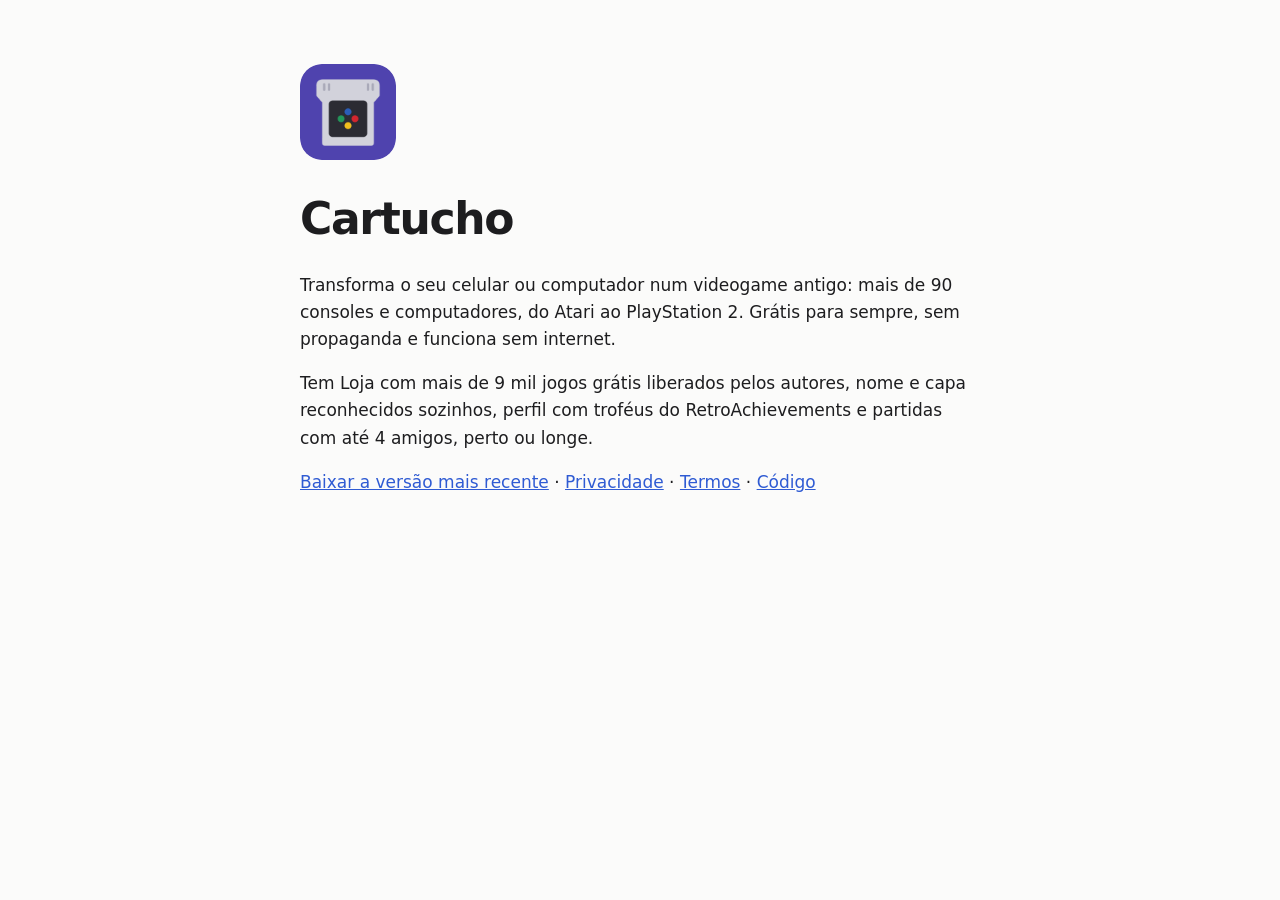
<file: docs/index.html>
<!doctype html><html lang="pt-BR"><head><meta charset="utf-8"><meta name="viewport" content="width=device-width,initial-scale=1"><title>Cartucho</title>
<style>body{font:17px/1.6 -apple-system,system-ui,sans-serif;max-width:680px;margin:64px auto;padding:0 20px;color:#1d1d1f;background:#fbfbfa}h1{font-size:44px;letter-spacing:-.03em;margin:16px 0 8px}img{width:96px;border-radius:22px}a{color:#2f5bd3}</style></head><body>
<img src="cartucho.png" alt="Cartucho">
<h1>Cartucho</h1>
<p>Transforma o seu celular ou computador num videogame antigo: mais de 90 consoles e computadores, do Atari ao PlayStation 2. Grátis para sempre, sem propaganda e funciona sem internet.</p><p>Tem Loja com mais de 9 mil jogos grátis liberados pelos autores, nome e capa reconhecidos sozinhos, perfil com troféus do RetroAchievements e partidas com até 4 amigos, perto ou longe.</p>
<p><a href="https://cartucho-emulador.netlify.app">Baixar a versão mais recente</a> · <a href="privacidade.html">Privacidade</a> · <a href="termos.html">Termos</a> · <a href="https://github.com/andrefeeelipe/Cartucho">Código</a></p>
</body></html>
</file>
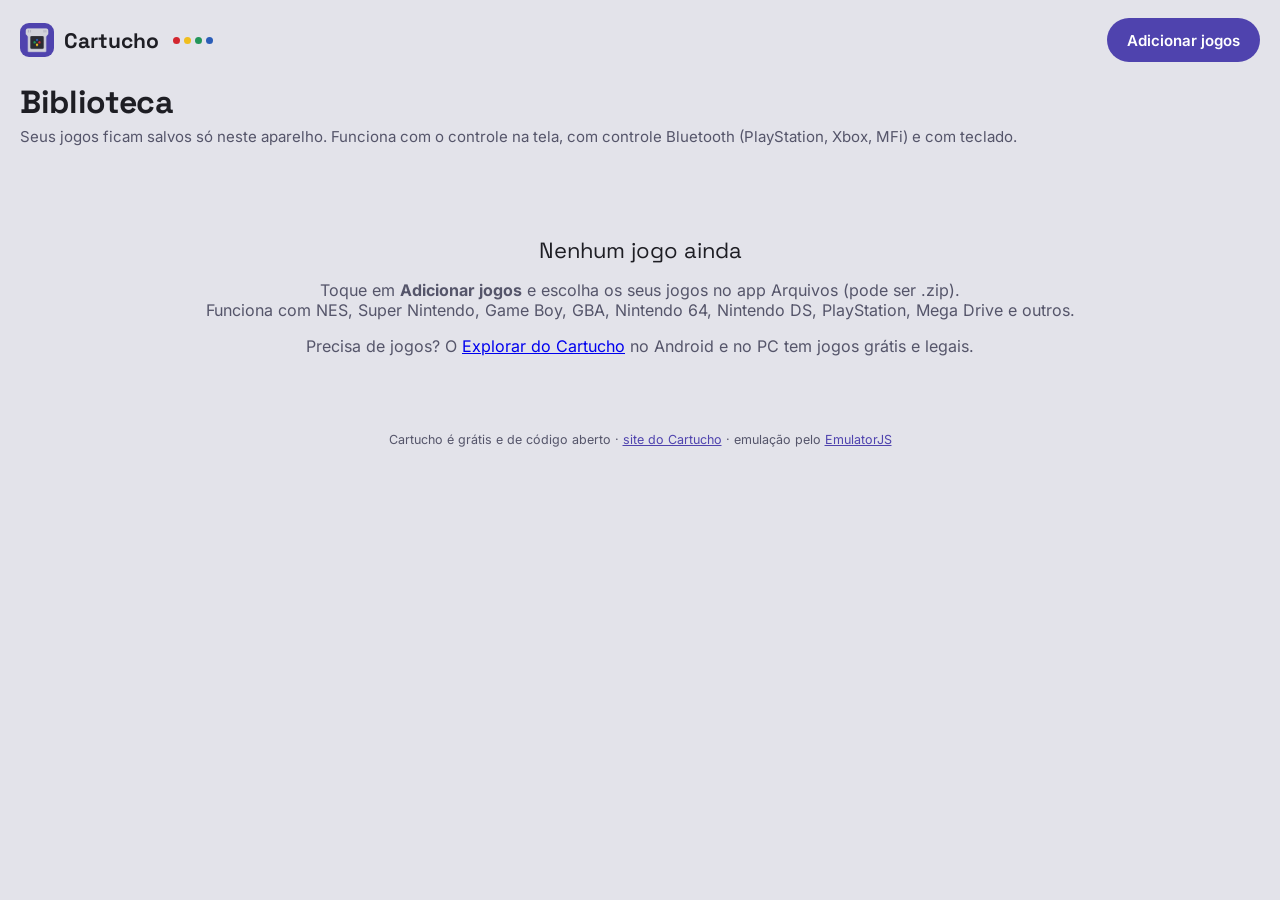
<file: site/jogar/index.html>
<!doctype html>
<html lang="pt-BR">
<head>
<meta charset="utf-8">
<meta name="viewport" content="width=device-width, initial-scale=1, viewport-fit=cover">
<title>Cartucho · Jogar</title>
<meta name="description" content="Jogue seus jogos retrô direto no navegador do iPhone, iPad ou Android. Grátis, sem instalar nada.">
<meta name="theme-color" content="#E3E3EA">
<meta name="apple-mobile-web-app-capable" content="yes">
<meta name="mobile-web-app-capable" content="yes">
<meta name="apple-mobile-web-app-title" content="Cartucho">
<meta name="apple-mobile-web-app-status-bar-style" content="default">
<link rel="manifest" href="manifest.webmanifest">
<link rel="icon" type="image/png" href="icon-192.png">
<link rel="apple-touch-icon" href="icon-180.png">
<link rel="stylesheet" href="jogar.css">
</head>
<body>
<header class="top">
  <a class="brand" href="./"><img src="icon-180.png" alt=""><b>Cartucho</b><span class="dots"><i style="background:#D3262F"></i><i style="background:#F0BE1E"></i><i style="background:#23965A"></i><i style="background:#2A5DB8"></i></span></a>
  <span class="spacer"></span>
  <button class="btn btn-primary" id="add">Adicionar jogos</button>
  <input type="file" id="file" multiple hidden>
</header>

<h1>Biblioteca</h1>
<p class="sub">Seus jogos ficam salvos só neste aparelho. Funciona com o controle na tela, com controle Bluetooth (PlayStation, Xbox, MFi) e com teclado.</p>

<div class="notice hidden" id="install">
  <button class="btn btn-ghost close" id="install-close" aria-label="Fechar">✕</button>
  <b>Deixe o Cartucho na tela de início, como um app:</b>
  <ol>
    <li>No Safari, toque em <b>Compartilhar</b> (o quadrado com a seta).</li>
    <li>Escolha <b>Adicionar à Tela de Início</b>.</li>
    <li>Abra o Cartucho pelo ícone novo. Pronto: sem instalar nada, sem computador.</li>
  </ol>
</div>

<div class="toolbar" id="toolbar" hidden>
  <input class="search" id="search" type="search" placeholder="Buscar jogo" autocomplete="off">
</div>

<div class="grid" id="grid"></div>
<div class="empty" id="empty" hidden>
  <div class="big">Nenhum jogo ainda</div>
  <p>Toque em <b>Adicionar jogos</b> e escolha os seus jogos no app Arquivos (pode ser .zip).<br>
  Funciona com NES, Super Nintendo, Game Boy, GBA, Nintendo 64, Nintendo DS, PlayStation, Mega Drive e outros.</p>
  <p>Precisa de jogos? O <a href="../#recursos">Explorar do Cartucho</a> no Android e no PC tem jogos grátis e legais.</p>
</div>

<footer>
  Cartucho é grátis e de código aberto · <a href="../">site do Cartucho</a> · emulação pelo <a href="https://emulatorjs.org" rel="noopener">EmulatorJS</a>
</footer>

<div class="sheet-bg" id="sheet-bg">
  <div class="sheet" id="sheet"></div>
</div>
<div class="toast" id="toast"></div>
<div class="busy" id="busy">Guardando os jogos…</div>

<script src="app.js"></script>
<script>
(function () {
  'use strict';
  var C = window.Cartucho;
  var grid = document.getElementById('grid');
  var empty = document.getElementById('empty');
  var toolbar = document.getElementById('toolbar');
  var search = document.getElementById('search');
  var fileInput = document.getElementById('file');
  var sheetBg = document.getElementById('sheet-bg');
  var sheet = document.getElementById('sheet');
  var games = [];

  function toast(msg) {
    var t = document.getElementById('toast');
    t.textContent = msg;
    t.classList.add('show');
    clearTimeout(toast.timer);
    toast.timer = setTimeout(function () { t.classList.remove('show'); }, 3200);
  }
  function busy(on) { document.getElementById('busy').classList.toggle('show', on); }

  // Pede ao navegador para não apagar os jogos guardados.
  if (navigator.storage && navigator.storage.persist) navigator.storage.persist().catch(function () {});

  // Aviso de "Adicionar à Tela de Início" (só no iPhone/iPad, fora do modo app).
  var standalone = window.navigator.standalone || window.matchMedia('(display-mode: standalone)').matches;
  var ios = /iPhone|iPad|iPod/.test(navigator.userAgent) || (navigator.userAgent.indexOf('Macintosh') >= 0 && navigator.maxTouchPoints > 1);
  var dismissed = false;
  try { dismissed = localStorage.getItem('cartucho-install-ok') === '1'; } catch (e) {}
  if (ios && !standalone && !dismissed) document.getElementById('install').classList.remove('hidden');
  document.getElementById('install-close').onclick = function () {
    document.getElementById('install').classList.add('hidden');
    try { localStorage.setItem('cartucho-install-ok', '1'); } catch (e) {}
  };

  function closeSheet() { sheetBg.classList.remove('open'); sheet.innerHTML = ''; }
  sheetBg.addEventListener('click', function (e) { if (e.target === sheetBg) closeSheet(); });

  function el(tag, attrs, text) {
    var n = document.createElement(tag);
    if (attrs) for (var k in attrs) n.setAttribute(k, attrs[k]);
    if (text != null) n.textContent = text;
    return n;
  }

  // Escolher o console (arquivos .zip/.7z ou extensão desconhecida).
  function askSystem(name, current) {
    return new Promise(function (resolve) {
      sheet.innerHTML = '';
      sheet.appendChild(el('h2', null, 'Qual é o console?'));
      sheet.appendChild(el('p', null, C.titleOf(name) + ' — o Cartucho não descobriu pelo nome do arquivo.'));
      var list = el('div', { class: 'sys-list' });
      C.SYSTEMS.forEach(function (s) {
        var b = el('button', { type: 'button' }, s.name);
        if (C.keyOf(s) === current) b.style.borderColor = '#4F43AE';
        b.appendChild(el('small', null, s.short));
        b.onclick = function () { closeSheet(); resolve(C.keyOf(s)); };
        list.appendChild(b);
      });
      sheet.appendChild(list);
      var row = el('div', { class: 'row' });
      var skip = el('button', { class: 'btn btn-ghost', type: 'button' }, 'Pular este arquivo');
      skip.onclick = function () { closeSheet(); resolve(null); };
      row.appendChild(skip);
      sheet.appendChild(row);
      sheetBg.classList.add('open');
    });
  }

  document.getElementById('add').onclick = function () { fileInput.value = ''; fileInput.click(); };
  fileInput.onchange = function () {
    var files = Array.prototype.slice.call(fileInput.files || []);
    if (!files.length) return;
    var added = 0;
    (function next(i) {
      if (i >= files.length) {
        busy(false);
        if (added) toast(added === 1 ? 'Jogo adicionado.' : added + ' jogos adicionados.');
        render();
        return;
      }
      var f = files[i];
      var sys = C.guessSystem(f.name);
      var go = function (system) {
        if (!system) return next(i + 1);
        busy(true);
        C.addFile(f, system).then(function () { added++; next(i + 1); }).catch(function () {
          busy(false);
          toast('Não deu para guardar ' + C.titleOf(f.name) + '. Falta espaço no aparelho?');
          next(i + 1);
        });
      };
      if (sys) go(sys);
      else { busy(false); askSystem(f.name).then(go); }
    })(0);
  };

  function cover(g, box) {
    var urls = C.coverUrls(g);
    var label = el('span', null, C.titleOf(g.name));
    box.appendChild(label);
    (function tryUrl(k) {
      if (k >= urls.length) return;
      var img = new Image();
      img.alt = '';
      img.loading = 'lazy';
      img.onload = function () { box.innerHTML = ''; box.appendChild(img); };
      img.onerror = function () { tryUrl(k + 1); };
      img.src = urls[k];
    })(0);
  }

  function options(g) {
    sheet.innerHTML = '';
    sheet.appendChild(el('h2', null, C.titleOf(g.name)));
    var s = C.systemByKey(g.system);
    sheet.appendChild(el('p', null, (s ? s.name : g.system) + ' · ' + C.formatSize(g.size || 0)));
    var row = el('div', { class: 'row' });
    var play = el('a', { class: 'btn btn-primary', href: 'jogo.html?id=' + encodeURIComponent(g.id) }, 'Jogar');
    var change = el('button', { class: 'btn btn-soft', type: 'button' }, 'Trocar console');
    var del = el('button', { class: 'btn btn-ghost', type: 'button' }, 'Remover do aparelho');
    change.onclick = function () {
      askSystem(g.name, g.system).then(function (sys) {
        if (!sys) return;
        C.getGame(g.id).then(function (full) { full.system = sys; return C.putGame(full); }).then(render);
      });
    };
    del.onclick = function () {
      if (!confirm('Remover ' + C.titleOf(g.name) + ' deste aparelho? Os saves do jogo continuam guardados.')) return;
      C.deleteGame(g.id).then(function () { closeSheet(); render(); toast('Jogo removido.'); });
    };
    row.appendChild(play); row.appendChild(change); row.appendChild(del);
    sheet.appendChild(row);
    sheetBg.classList.add('open');
  }

  function draw() {
    var q = (search.value || '').trim().toLowerCase();
    grid.innerHTML = '';
    var list = games.filter(function (g) { return !q || C.titleOf(g.name).toLowerCase().indexOf(q) >= 0; });
    list.sort(function (a, b) { return (b.lastPlayed || 0) - (a.lastPlayed || 0) || C.titleOf(a.name).localeCompare(C.titleOf(b.name)); });
    list.forEach(function (g) {
      var tile = el('a', { class: 'tile', href: 'jogo.html?id=' + encodeURIComponent(g.id) });
      var box = el('div', { class: 'cover' });
      cover(g, box);
      tile.appendChild(box);
      tile.appendChild(el('div', { class: 'name' }, C.titleOf(g.name)));
      var s = C.systemByKey(g.system);
      tile.appendChild(el('div', { class: 'sys' }, s ? s.name : g.system));
      var more = el('button', { class: 'more', type: 'button', 'aria-label': 'Opções' }, '⋯');
      more.onclick = function (e) { e.preventDefault(); e.stopPropagation(); options(g); };
      tile.appendChild(more);
      grid.appendChild(tile);
    });
  }

  function render() {
    C.listGames().then(function (list) {
      games = list;
      empty.hidden = list.length > 0;
      toolbar.hidden = list.length < 6;
      draw();
    }).catch(function () {
      empty.hidden = false;
      toast('Este navegador não deixa guardar jogos (modo privado?).');
    });
  }
  search.oninput = draw;
  render();
})();
</script>
</body>
</html>
</file>
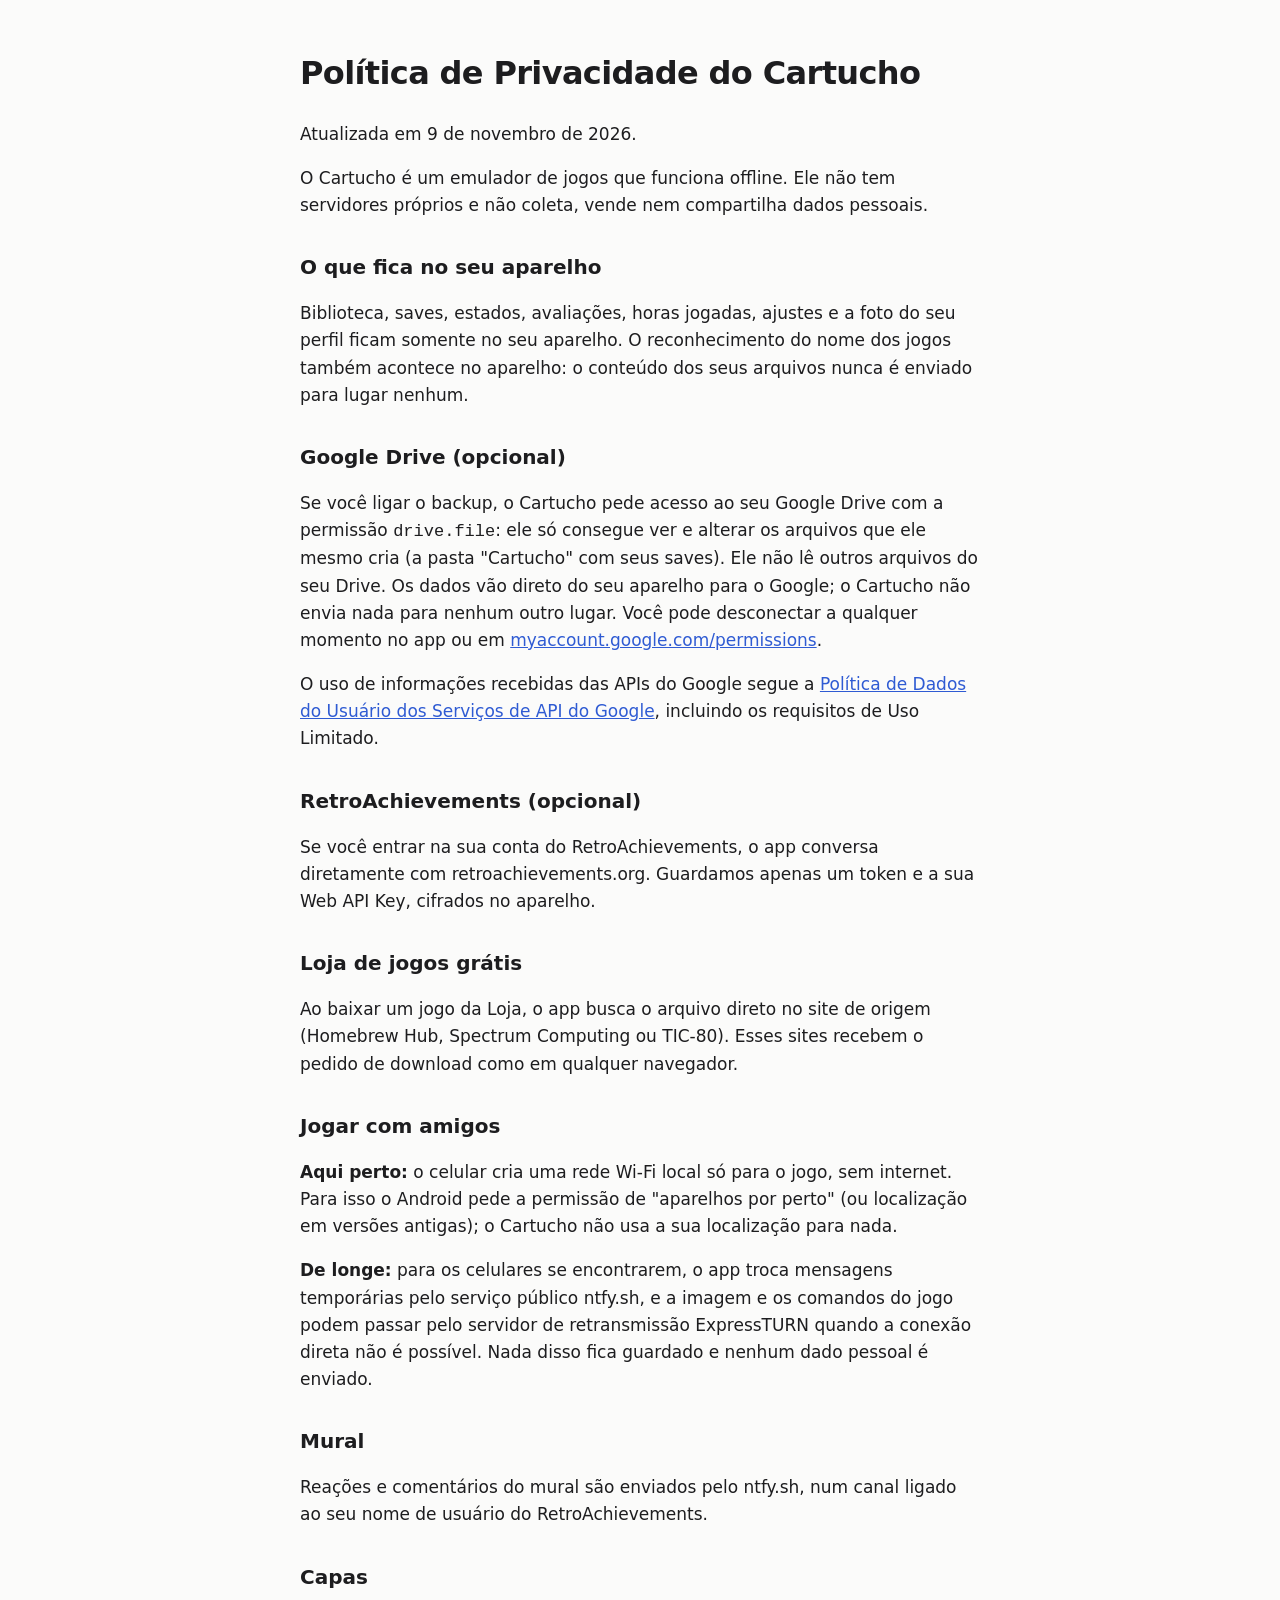
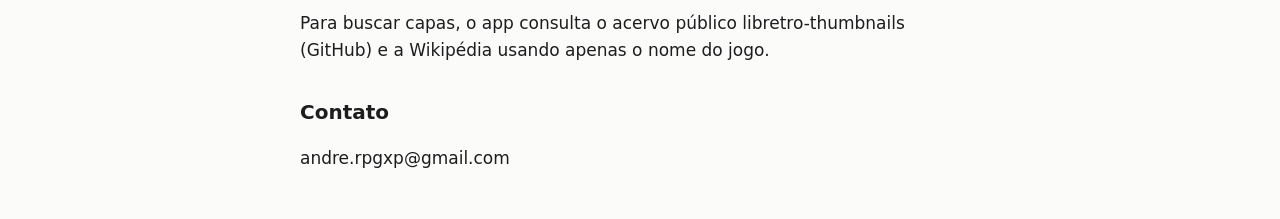
<file: docs/privacidade.html>
<!doctype html><html lang="pt-BR"><head><meta charset="utf-8"><meta name="viewport" content="width=device-width,initial-scale=1"><title>Cartucho · Privacidade</title>
<style>body{font:17px/1.6 -apple-system,system-ui,sans-serif;max-width:680px;margin:48px auto;padding:0 20px;color:#1d1d1f;background:#fbfbfa}h1{font-size:32px;letter-spacing:-.02em}h2{font-size:20px;margin-top:32px}a{color:#2f5bd3}</style></head><body>
<h1>Política de Privacidade do Cartucho</h1>
<p>Atualizada em 9 de novembro de 2026.</p>
<p>O Cartucho é um emulador de jogos que funciona offline. Ele não tem servidores próprios e não coleta, vende nem compartilha dados pessoais.</p>
<h2>O que fica no seu aparelho</h2>
<p>Biblioteca, saves, estados, avaliações, horas jogadas, ajustes e a foto do seu perfil ficam somente no seu aparelho. O reconhecimento do nome dos jogos também acontece no aparelho: o conteúdo dos seus arquivos nunca é enviado para lugar nenhum.</p>
<h2>Google Drive (opcional)</h2>
<p>Se você ligar o backup, o Cartucho pede acesso ao seu Google Drive com a permissão <code>drive.file</code>: ele só consegue ver e alterar os arquivos que ele mesmo cria (a pasta "Cartucho" com seus saves). Ele não lê outros arquivos do seu Drive. Os dados vão direto do seu aparelho para o Google; o Cartucho não envia nada para nenhum outro lugar. Você pode desconectar a qualquer momento no app ou em <a href="https://myaccount.google.com/permissions">myaccount.google.com/permissions</a>.</p>
<p>O uso de informações recebidas das APIs do Google segue a <a href="https://developers.google.com/terms/api-services-user-data-policy">Política de Dados do Usuário dos Serviços de API do Google</a>, incluindo os requisitos de Uso Limitado.</p>
<h2>RetroAchievements (opcional)</h2>
<p>Se você entrar na sua conta do RetroAchievements, o app conversa diretamente com retroachievements.org. Guardamos apenas um token e a sua Web API Key, cifrados no aparelho.</p>
<h2>Loja de jogos grátis</h2><p>Ao baixar um jogo da Loja, o app busca o arquivo direto no site de origem (Homebrew Hub, Spectrum Computing ou TIC-80). Esses sites recebem o pedido de download como em qualquer navegador.</p>
<h2>Jogar com amigos</h2><p><b>Aqui perto:</b> o celular cria uma rede Wi-Fi local só para o jogo, sem internet. Para isso o Android pede a permissão de "aparelhos por perto" (ou localização em versões antigas); o Cartucho não usa a sua localização para nada.</p><p><b>De longe:</b> para os celulares se encontrarem, o app troca mensagens temporárias pelo serviço público ntfy.sh, e a imagem e os comandos do jogo podem passar pelo servidor de retransmissão ExpressTURN quando a conexão direta não é possível. Nada disso fica guardado e nenhum dado pessoal é enviado.</p>
<h2>Mural</h2><p>Reações e comentários do mural são enviados pelo ntfy.sh, num canal ligado ao seu nome de usuário do RetroAchievements.</p>
<h2>Capas</h2>
<p>Para buscar capas, o app consulta o acervo público libretro-thumbnails (GitHub) e a Wikipédia usando apenas o nome do jogo.</p>
<h2>Contato</h2>
<p>andre.rpgxp@gmail.com</p>
</body></html>
</file>
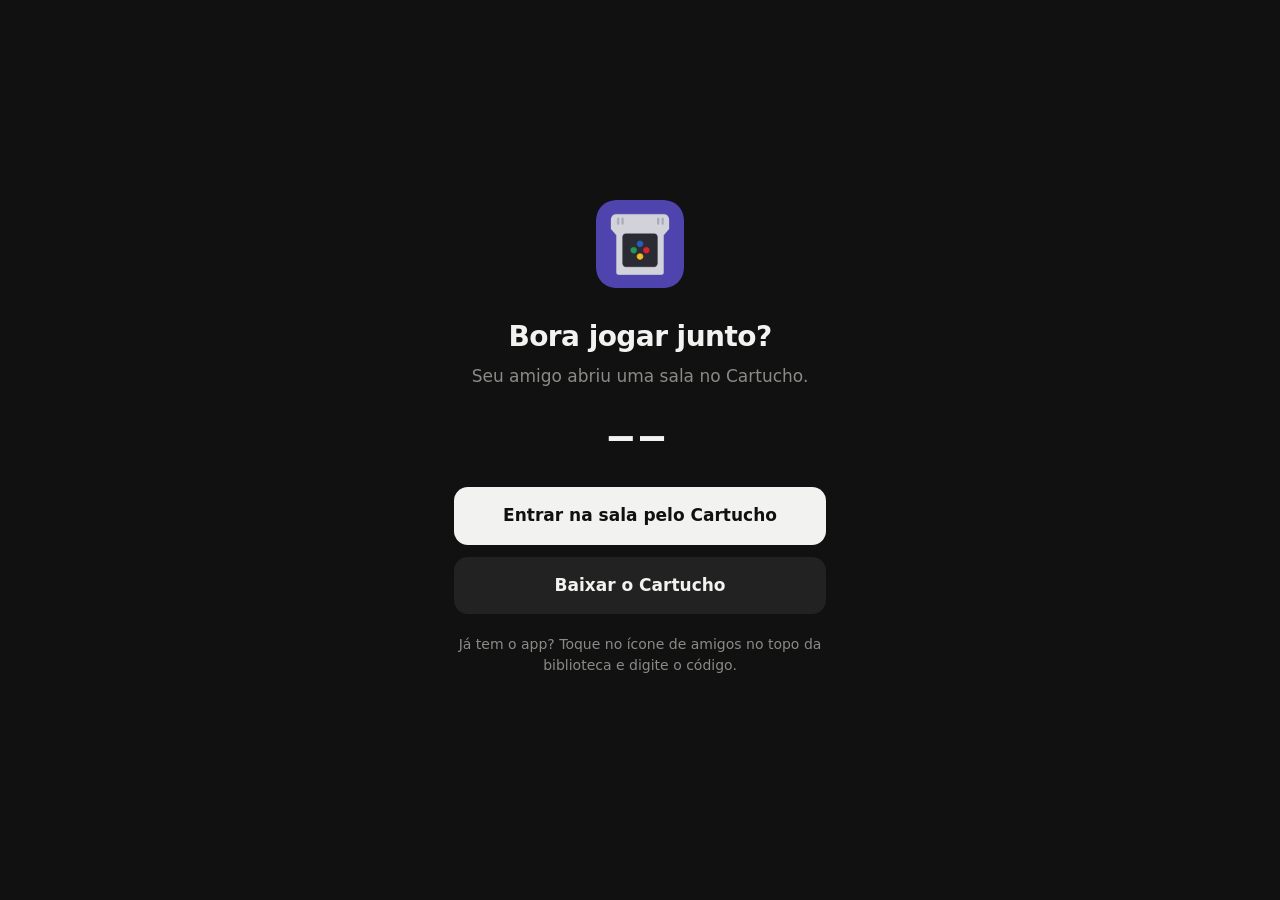
<file: docs/sala.html>
<!doctype html><html lang="pt-BR"><head><meta charset="utf-8"><meta name="viewport" content="width=device-width,initial-scale=1">
<title>Cartucho · Convite para jogar</title><meta name="theme-color" content="#111111">
<style>body{margin:0;min-height:100vh;display:flex;align-items:center;justify-content:center;background:#111;color:#f2f2f0;font:17px/1.5 -apple-system,system-ui,sans-serif;text-align:center}
main{padding:32px 24px;max-width:420px;width:100%;box-sizing:border-box}img{width:88px;border-radius:20px}h1{font-size:28px;letter-spacing:-.02em;margin:20px 0 6px}
p{color:#8a8a86;margin:0 0 24px}#code{font:600 40px ui-monospace,monospace;letter-spacing:.18em;margin:8px 0 28px}
a.btn{display:block;padding:16px;border-radius:14px;background:#f2f2f0;color:#111;text-decoration:none;font-weight:600;margin-bottom:12px}
a.sec{background:#222;color:#f2f2f0}.note{font-size:14px;margin-top:-4px}[hidden]{display:none!important}</style></head><body><main>
<img src="cartucho.png" alt="">
<h1>Bora jogar junto?</h1><p>Seu amigo abriu uma sala no Cartucho.</p>
<div id="code">······</div>
<a class="btn" id="open" href="#">Entrar na sala pelo Cartucho</a>
<a class="btn sec" id="web" href="#" hidden>Jogar pelo navegador</a>
<p class="note" id="webnote" hidden>Pelo navegador funciona no mesmo Wi-Fi do seu amigo (ou no roteador do celular dele).</p>
<a class="btn sec" href="https://github.com/andrefeeelipe/Cartucho/releases/latest">Baixar o Cartucho</a>
<p style="margin-top:20px;font-size:14px">Já tem o app? Toque no ícone de amigos no topo da biblioteca e digite o código.</p>
</main><script>
var parts=(location.hash||'').replace('#','').split('&');
var c=(parts[0]||'').toUpperCase().replace(/[^A-Z0-9]/g,'').slice(0,6);
var lan='',noapp=false;
parts.slice(1).forEach(function(p){if(p.indexOf('lan=')===0)lan=p.slice(4).replace(/[^0-9.:]/g,'');if(p==='semapp')noapp=true;});
document.getElementById('code').textContent=c||'——';
var self=location.origin+location.pathname+'#'+c+(lan?'&lan='+lan:'')+'&semapp';
var intent='intent://sala/'+c+'#Intent;scheme=cartucho;package=app.cartucho;S.browser_fallback_url='+encodeURIComponent(self)+';end';
var open=document.getElementById('open');
open.href=/Android/i.test(navigator.userAgent)?intent:'cartucho://sala/'+c;
if(lan){var w=document.getElementById('web');w.href='http://'+lan+'/';w.hidden=false;document.getElementById('webnote').hidden=false;}
// Android com o app: abre direto na sala. Sem o app, o Chrome volta para esta página (com "semapp").
if(c&&!noapp&&/Android/i.test(navigator.userAgent)){location.href=intent;}
</script></body></html>
</file>
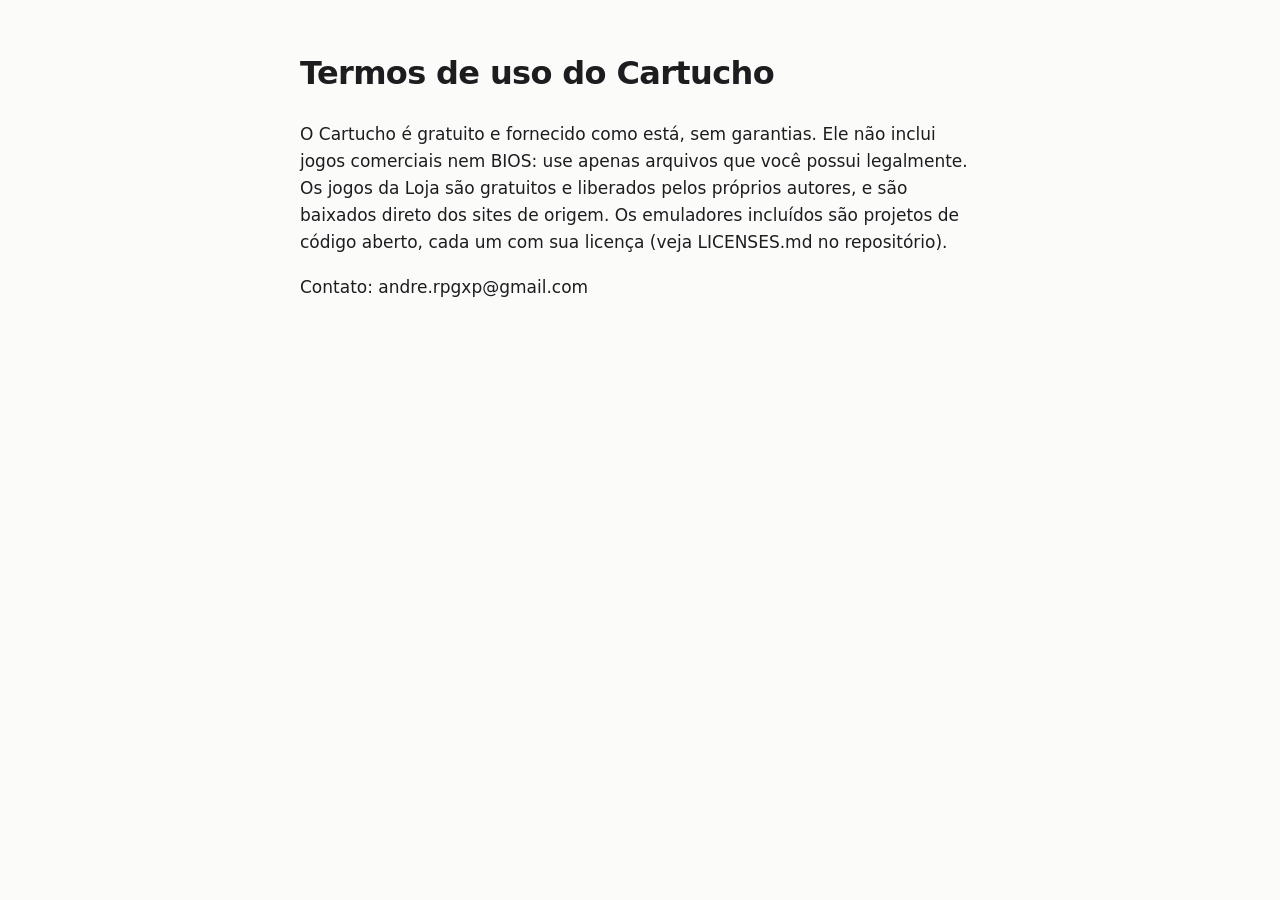
<file: docs/termos.html>
<!doctype html><html lang="pt-BR"><head><meta charset="utf-8"><meta name="viewport" content="width=device-width,initial-scale=1"><title>Cartucho · Termos</title>
<style>body{font:17px/1.6 -apple-system,system-ui,sans-serif;max-width:680px;margin:48px auto;padding:0 20px;color:#1d1d1f;background:#fbfbfa}h1{font-size:32px;letter-spacing:-.02em}</style></head><body>
<h1>Termos de uso do Cartucho</h1>
<p>O Cartucho é gratuito e fornecido como está, sem garantias. Ele não inclui jogos comerciais nem BIOS: use apenas arquivos que você possui legalmente. Os jogos da Loja são gratuitos e liberados pelos próprios autores, e são baixados direto dos sites de origem. Os emuladores incluídos são projetos de código aberto, cada um com sua licença (veja LICENSES.md no repositório).</p>
<p>Contato: andre.rpgxp@gmail.com</p>
</body></html>
</file>
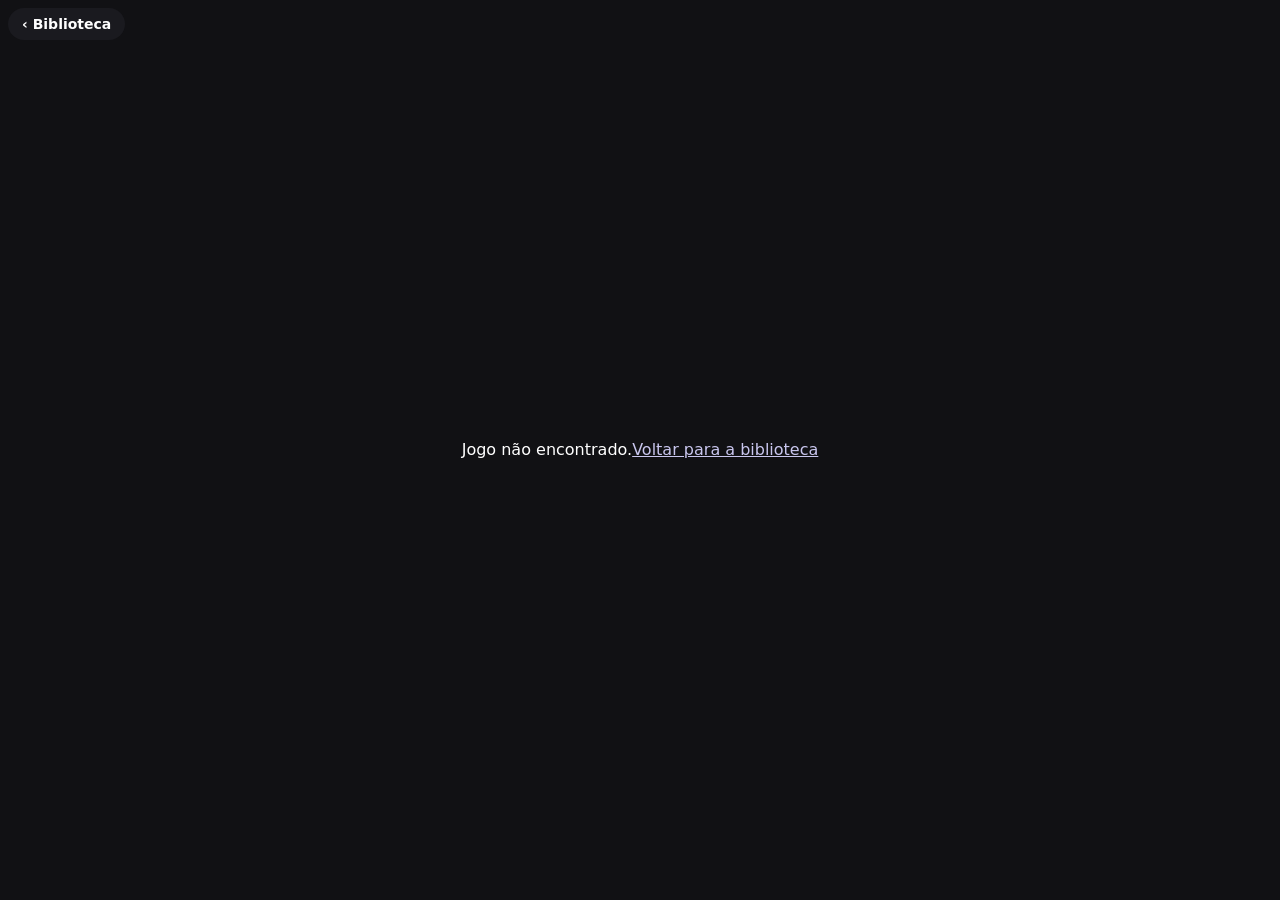
<file: site/jogar/jogo.html>
<!doctype html>
<html lang="pt-BR">
<head>
<meta charset="utf-8">
<meta name="viewport" content="width=device-width, initial-scale=1, viewport-fit=cover, user-scalable=no">
<title>Cartucho · Jogando</title>
<meta name="theme-color" content="#111114">
<meta name="apple-mobile-web-app-capable" content="yes">
<meta name="mobile-web-app-capable" content="yes">
<meta name="apple-mobile-web-app-status-bar-style" content="black-translucent">
<link rel="manifest" href="manifest.webmanifest">
<link rel="apple-touch-icon" href="icon-180.png">
<style>
  html, body { margin: 0; height: 100%; background: #111114; color: #fff; font-family: -apple-system, system-ui, "Inter", sans-serif; overflow: hidden; overscroll-behavior: none; }
  #wrap { position: fixed; inset: 0; padding: env(safe-area-inset-top) env(safe-area-inset-right) env(safe-area-inset-bottom) env(safe-area-inset-left); }
  #game { width: 100%; height: 100%; }
  #back { position: fixed; z-index: 1000; top: calc(8px + env(safe-area-inset-top)); left: calc(8px + env(safe-area-inset-left)); background: rgba(30, 30, 36, 0.7); color: #fff; border: 0; border-radius: 999px; padding: 8px 14px; font-size: 14px; font-weight: 600; text-decoration: none; }
  #msg { position: fixed; inset: 0; display: flex; align-items: center; justify-content: center; text-align: center; padding: 24px; line-height: 1.5; }
  #msg a { color: #C9C6EE; }
</style>
</head>
<body>
<div id="wrap"><div id="game"></div></div>
<a id="back" href="./">‹ Biblioteca</a>
<div id="msg">Abrindo o jogo…</div>
<script src="app.js"></script>
<script>
(function () {
  'use strict';
  var C = window.Cartucho;
  var msg = document.getElementById('msg');
  var id = new URLSearchParams(location.search).get('id');

  // Emulador (EmulatorJS, código aberto, GPL-3) pela CDN dele: o site do Cartucho só entrega esta página.
  var EJS_VERSION = '4.2.3';

  function fail(text) {
    msg.innerHTML = '';
    msg.appendChild(document.createTextNode(text + ' '));
    var a = document.createElement('a');
    a.href = './';
    a.textContent = 'Voltar para a biblioteca';
    msg.appendChild(a);
  }

  if (!id) return fail('Jogo não encontrado.');
  C.getGame(id).then(function (g) {
    if (!g || !g.blob) return fail('Esse jogo não está mais guardado neste aparelho.');
    msg.remove();
    C.touchGame(id);
    var file = g.blob instanceof File ? g.blob : new File([g.blob], g.name);
    var sys = C.systemByKey(g.system);
    document.title = C.titleOf(g.name) + ' · Cartucho';

    window.EJS_player = '#game';
    window.EJS_core = sys ? sys.id : g.system;
    window.EJS_gameUrl = file;                 // o arquivo sai direto do aparelho, nada é enviado
    window.EJS_gameName = C.stemOf(g.name);    // nome dos saves e estados
    window.EJS_pathtodata = 'https://cdn.emulatorjs.org/' + EJS_VERSION + '/data/';
    window.EJS_language = 'pt-BR';
    window.EJS_color = '#4F43AE';
    window.EJS_backgroundColor = '#111114';
    window.EJS_startButtonName = 'Jogar';
    window.EJS_defaultOptions = { 'save-save-interval': '30' };  // guarda o save do jogo a cada 30 s
    window.EJS_threads = typeof SharedArrayBuffer === 'function';
    window.EJS_onGameStart = function () {
      document.getElementById('back').style.opacity = '0.55';
    };

    var s = document.createElement('script');
    s.src = window.EJS_pathtodata + 'loader.js';
    s.onerror = function () { fail('Não foi possível baixar o emulador. Confira a internet e tente de novo.'); };
    document.body.appendChild(s);
  }).catch(function () {
    fail('Este navegador não deixa abrir os jogos guardados (modo privado?).');
  });

  // Ao sair (voltar, trocar de app), o EmulatorJS grava o save; damos um instante para ele.
  document.getElementById('back').addEventListener('click', function (e) {
    var emu = window.EJS_emulator;
    if (emu && emu.gameManager && emu.started) {
      e.preventDefault();
      try { emu.gameManager.saveSaveFiles(); } catch (err) {}
      setTimeout(function () { location.href = './'; }, 400);
    }
  });
})();
</script>
</body>
</html>
</file>
<file: site/jogar/jogar.css>
@font-face { font-family: "Inter"; src: url("../fonts/inter.woff2") format("woff2"); font-weight: 100 900; font-display: swap; }
@font-face { font-family: "Space Grotesk"; src: url("../fonts/space-grotesk.woff2") format("woff2"); font-weight: 300 700; font-display: swap; }

:root {
  --bg: #E3E3EA; --panel: #F3F3F7; --card: #FFFFFF; --ink: #1E1E24; --muted: #55556A; --line: #CACAD3;
  --purple: #4F43AE; --purple-dark: #3A3088; --lav: #C9C6EE; --lav-soft: #E6E4F8; --lav-ink: #2A2366;
  --red: #D3262F; --yellow: #F0BE1E; --green: #23965A; --blue: #2A5DB8;
  --display: "Space Grotesk", "Inter", system-ui, sans-serif;
  --body: "Inter", system-ui, -apple-system, sans-serif;
}
* { box-sizing: border-box; -webkit-tap-highlight-color: transparent; }
[hidden] { display: none !important; }
html, body { margin: 0; background: var(--bg); color: var(--ink); font-family: var(--body); }
body { min-height: 100dvh; padding: env(safe-area-inset-top) env(safe-area-inset-right) env(safe-area-inset-bottom) env(safe-area-inset-left); }
button, input, select { font: inherit; }

.top { display: flex; align-items: center; gap: 12px; padding: 18px 20px 6px; }
.brand { display: flex; align-items: center; gap: 10px; text-decoration: none; color: var(--ink); }
.brand img { width: 34px; height: 34px; border-radius: 9px; }
.brand b { font-family: var(--display); font-size: 21px; }
.dots { display: inline-flex; gap: 4px; margin-left: 4px; }
.dots i { width: 7px; height: 7px; border-radius: 50%; display: block; }
.spacer { flex: 1; }

h1 { font-family: var(--display); font-size: 32px; margin: 14px 20px 4px; letter-spacing: -0.01em; }
.sub { margin: 0 20px 14px; color: var(--muted); font-size: 15px; line-height: 1.45; }

.btn { display: inline-flex; align-items: center; justify-content: center; gap: 8px; border: 0; border-radius: 999px; padding: 12px 20px; font-weight: 600; font-size: 15px; cursor: pointer; text-decoration: none; min-height: 44px; white-space: nowrap; }
.btn-primary { background: var(--purple); color: #fff; }
.btn-soft { background: var(--lav); color: var(--lav-ink); }
.btn-ghost { background: transparent; color: var(--purple); }
.btn:active { transform: scale(0.97); }

.toolbar { display: flex; gap: 10px; padding: 0 20px 14px; flex-wrap: wrap; align-items: center; }
.search { flex: 1 1 200px; min-width: 0; border: 1px solid var(--line); background: var(--panel); border-radius: 999px; padding: 11px 16px; font-size: 16px; color: var(--ink); }

.notice { margin: 0 20px 16px; background: var(--card); border-radius: 18px; padding: 16px 18px; border: 1px solid var(--line); font-size: 14.5px; line-height: 1.5; }
.notice b { font-weight: 700; }
.notice ol { margin: 8px 0 0; padding-left: 20px; }
.notice .close { float: right; margin: -6px -8px 0 8px; }
.notice.hidden { display: none; }

.grid { display: grid; grid-template-columns: repeat(auto-fill, minmax(132px, 1fr)); gap: 16px 14px; padding: 4px 20px 40px; }
.tile { position: relative; background: none; border: 0; padding: 0; text-align: left; cursor: pointer; color: inherit; text-decoration: none; display: block; }
.cover { aspect-ratio: 0.8; border-radius: 14px; overflow: hidden; background: var(--panel); border: 1px solid var(--line); display: flex; align-items: center; justify-content: center; padding: 10px; }
.cover img { width: 100%; height: 100%; object-fit: cover; display: block; margin: -10px; width: calc(100% + 20px); height: calc(100% + 20px); }
.cover span { font-family: var(--display); font-weight: 700; color: var(--purple-dark); font-size: 15px; text-align: center; line-height: 1.2; }
.tile .name { margin-top: 8px; font-weight: 600; font-size: 14px; line-height: 1.25; overflow: hidden; display: -webkit-box; -webkit-line-clamp: 2; -webkit-box-orient: vertical; }
.tile .sys { font-size: 12.5px; color: var(--muted); margin-top: 2px; }
.tile .more { position: absolute; top: 6px; right: 6px; width: 32px; height: 32px; border-radius: 50%; border: 0; background: rgba(30, 30, 36, 0.62); color: #fff; font-size: 18px; line-height: 32px; text-align: center; cursor: pointer; }

.empty { text-align: center; padding: 30px 24px 60px; color: var(--muted); }
.empty .big { font-family: var(--display); font-size: 22px; color: var(--ink); margin-bottom: 6px; }

.sheet-bg { position: fixed; inset: 0; background: rgba(20, 20, 26, 0.45); display: none; align-items: flex-end; justify-content: center; z-index: 10; }
.sheet-bg.open { display: flex; }
.sheet { background: var(--card); width: min(560px, 100%); border-radius: 24px 24px 0 0; padding: 22px 20px calc(22px + env(safe-area-inset-bottom)); max-height: 85dvh; overflow: auto; }
.sheet h2 { font-family: var(--display); margin: 0 0 6px; font-size: 22px; }
.sheet p { margin: 0 0 14px; color: var(--muted); font-size: 14.5px; line-height: 1.45; }
.sheet .row { display: flex; gap: 10px; flex-wrap: wrap; margin-top: 10px; }
.sys-list { display: grid; grid-template-columns: repeat(auto-fill, minmax(150px, 1fr)); gap: 8px; }
.sys-list button { border: 1px solid var(--line); background: var(--panel); border-radius: 14px; padding: 12px; text-align: left; cursor: pointer; font-weight: 600; font-size: 14px; color: var(--ink); }
.sys-list button small { display: block; font-weight: 500; color: var(--muted); font-size: 12px; margin-top: 2px; }

.toast { position: fixed; left: 50%; bottom: calc(24px + env(safe-area-inset-bottom)); transform: translateX(-50%); background: #2B2B33; color: #fff; padding: 12px 18px; border-radius: 14px; font-size: 14px; z-index: 20; opacity: 0; transition: opacity .2s; pointer-events: none; max-width: 90vw; text-align: center; }
.toast.show { opacity: 1; }
.busy { position: fixed; inset: 0; background: rgba(227, 227, 234, 0.85); display: none; align-items: center; justify-content: center; z-index: 30; font-weight: 600; }
.busy.show { display: flex; }
footer { text-align: center; color: var(--muted); font-size: 12.5px; padding: 0 20px 30px; }
footer a { color: var(--purple); }
@media (max-width: 420px) { .dots { display: none; } .top .btn { padding: 10px 16px; } }
</file>
